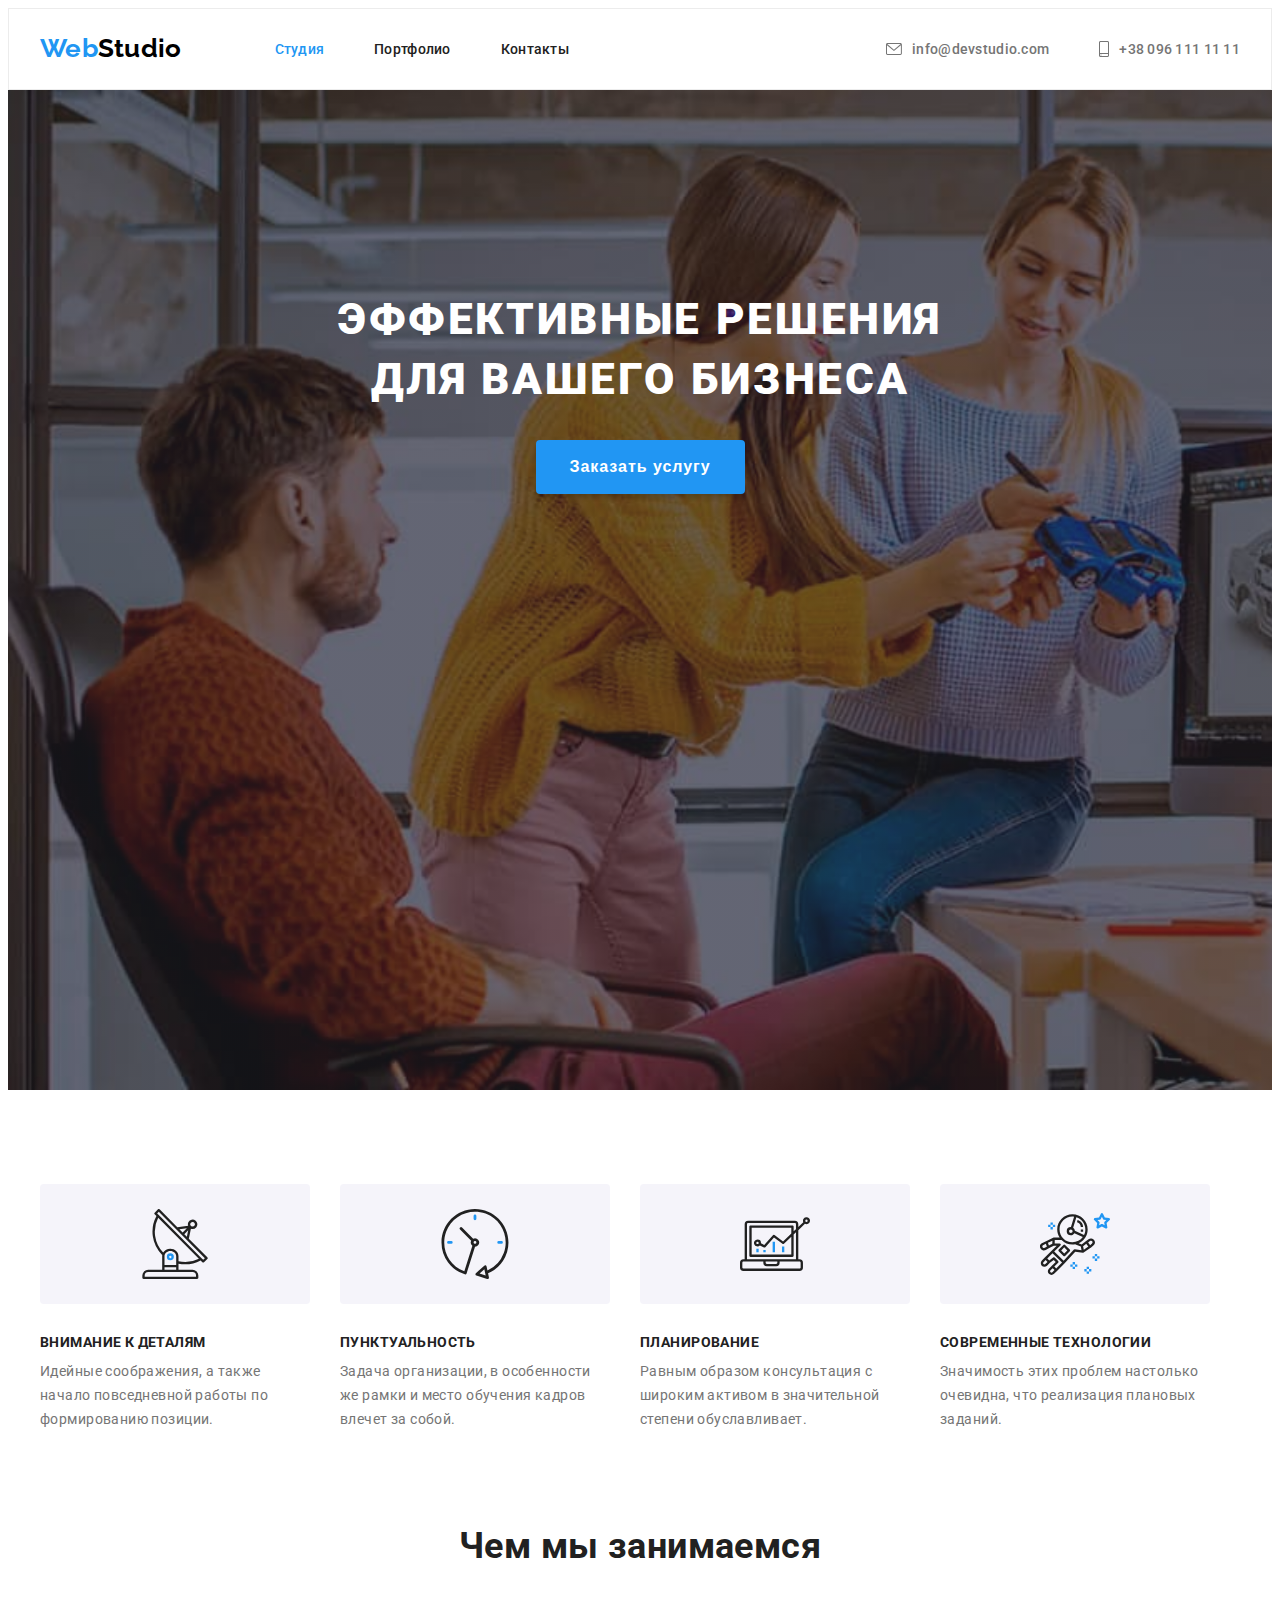
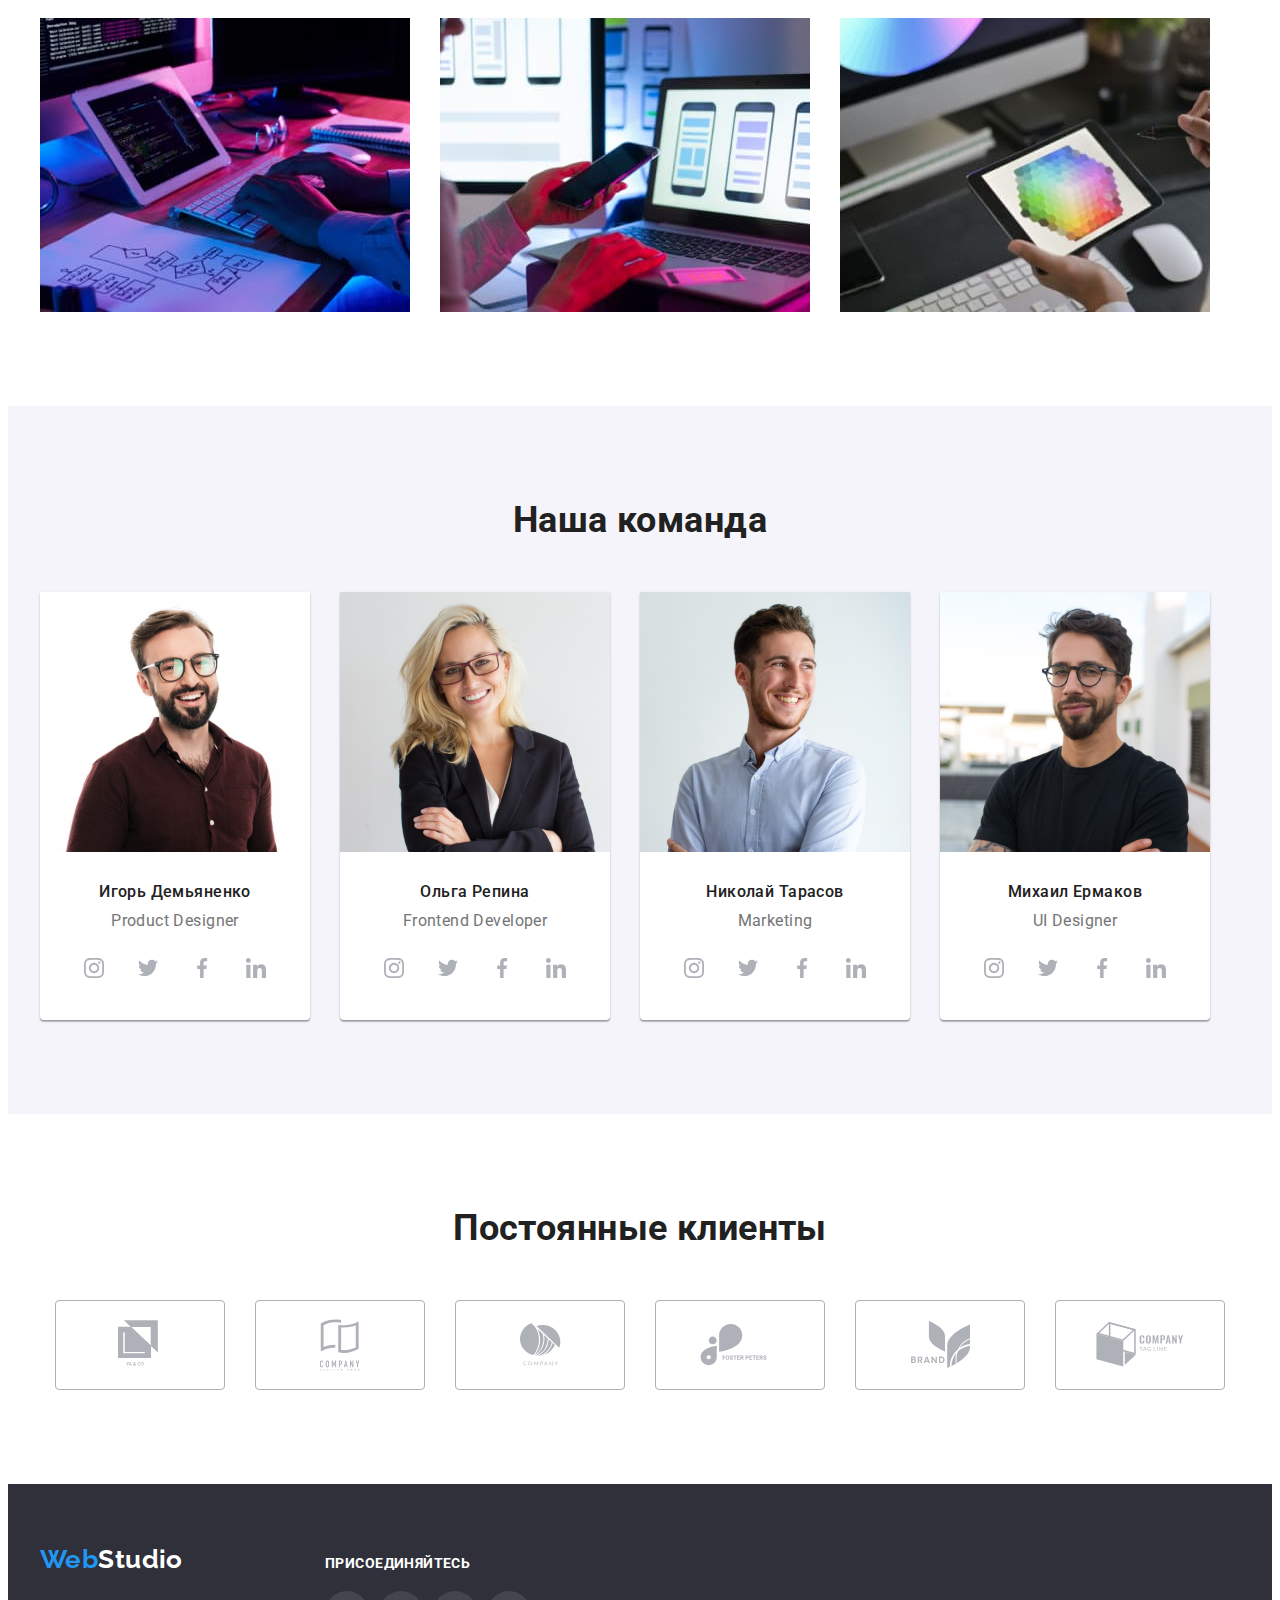
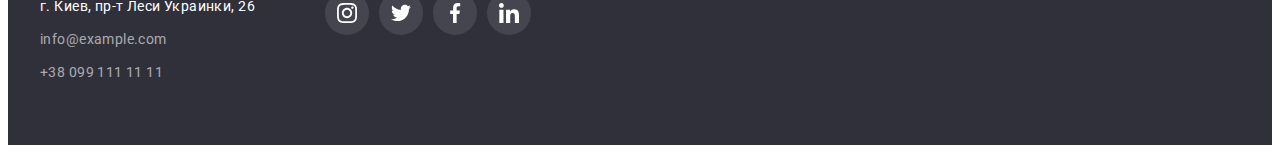
<file: index.html>
<!DOCTYPE html>
<html lang="ru">
<head>
    <meta charset="UTF-8">
    <meta name="viewport" content="width=device-width, initial-scale=1.0">
    <link rel="preconnect" href="https://fonts.gstatic.com">
    <link href="https://fonts.googleapis.com/css2?family=Raleway:wght@700&family=Roboto:wght@400;500;700;900&display=swap" rel="stylesheet">
    <link rel="stylesheet" href="https://cdnjs.cloudflare.com/ajax/libs/modern-normalize/1.0.0/modern-normalize.min.css" integrity="sha512-ISS7cAi1PEhQ8jnbJpJZMd29NlhNj4AWYyLOSp2CE/CsHxTCu+r+t0D2yoJudVrd0/8fTVPUVDzY5Tvli75u/g==" crossorigin="anonymous" />
    <link rel="stylesheet" href="./css/styles.css">
    <title>Главная</title>
</head>
<body>
    <header class="header">
        <div class=" nav-block container">      
            <nav class="navigation">
                <a class="logo header-logo" href="./index.html"> 
                    <span class="logo-left-side">Web</span>Studio
                </a> 
                <ul class="header-items list">
                    <li class="header-links-item">
                        <a class="header-link studio" href="./index.html">Студия</a>
                    </li>
                    <li class="header-links-item">
                        <a class="header-link" href="./portfolio.html">Портфолио</a>                    
                    </li>
                    <li class="header-links-item">
                        <a class="header-link" href="/">Контакты</a>
                    </li>
                </ul>
            </nav>
            <!--Contacts block-->
            <ul class="contacts list">
                <li class="contacts-list-item">
                    <a class="contacts-link" href="mailto:info@devstudio.com">
                        <svg class="contacts-icon">
                            <use href="./images/svg/sprite.svg#icon-envelope"></use>
                        </svg>
                        info@devstudio.com
                    </a>
                </li>
                <li class="contacts-list-item">
                    <a class="contacts-link" href="tel:+380961111111">
                        <svg class="contacts-icon phone">
                            <use href="./images/svg/sprite.svg#icon-smartphone"></use>
                        </svg>
                        +38 096 111 11 11
                    </a>
                </li>
            </ul>
        </div>                
    </header>
    <main>
        <!--hero-section-->
        <section class="hero-section">
            <div class="container">
                 <h1 class="main-title">Эффективные решения <br> для вашего бизнеса</h1>
                <button class="button-link" type="button">Заказать услугу</button>
            </div>
               
        </section>
        <!--advantages-block-->
        <section class="advantages-section">
            <div class="container">
                <h2 class="hidden">Наши преимущества</h2>
                <ul class="advantages list">
                    <li class="advantages-list-item icon-antenna">
                        <h3 class="description-title">Внимание к деталям</h3>
                        <p class="description-item">Идейные соображения, а также начало повседневной работы по формированию позиции.</p>
                    </li>
                    <li class="advantages-list-item icon-clock">
                        <h3 class="description-title">Пунктуальность</h3>
                        <p class="description-item">Задача организации, в особенности же рамки и место обучения кадров влечет за собой.</p>
                    </li>
                    <li class="advantages-list-item icon-diagram">
                        <h3 class="description-title">Планирование</h3>
                        <p class="description-item">Равным образом консультация с широким активом в значительной степени обуславливает.</p>
                    </li>
                    <li class="advantages-list-item icon-astronaut">
                        <h3 class="description-title">Современные технологии</h3>
                        <p class="description-item">Значимость этих проблем настолько очевидна, что реализация плановых заданий.</p>
                    </li>
                </ul>
            </div>                 
        </section>
        <!--gallery_section-->
        <section class="gallery">
            <div class="container">
                <h2 class="section-title">Чем мы занимаемся</h2>
                <ul class="gallery-list list">
                    <li class="images-list-item">
                        <img src="./images/gallery/box_1.jpg" alt="Работник печатает код" width="370" height="294"> 
                    </li>
                    <li class="images-list-item">
                        <img src="./images/gallery/box_2.jpg" alt="Работник делает разметку для смартфонов" width="370" height="294">
                    </li>
                    <li class="images-list-item">
                        <img src="./images/gallery/box_3.jpg" alt="Работник показывает приложение на планшете" width="370" height="294">
                    </li>
                </ul>
            </div>
        </section>
        <!--team-block-->
        <section class="team">
            <div class="container">
                <h2 class="section-title">Наша команда</h2>
                <ul class="team-list list">
                    <li class="team-item">
                        <img src="./images/team/img.jpg" alt="Фото Игоря Демьяненко" width="270" height="260">
                        <div class="team-description">  
                            <h3 class="team-member">Игорь Демьяненко</h3>
                            <p class="team-member-position" lang="en">Product Designer</p>
                            <ul class="social-list list">
                                <li class="social-list-item">
                                    <a class="social-link" href="">
                                        <svg class="social-icon" width="20" height="20px">
                                            <use href="./images/svg/sprite.svg#icon-instagram"></use>
                                        </svg>
                                    </a>
                                </li>
                                <li class="social-list-item">
                                    <a class="social-link" href="">
                                        <svg class="social-icon" width="20" height="20px">
                                            <use href="./images/svg/sprite.svg#icon-twitter"></use>
                                        </svg>
                                    </a>
                                </li>
                                <li class="social-list-item">
                                    <a class="social-link" href="">
                                        <svg class="social-icon" width="20" height="20px">
                                            <use href="./images/svg/sprite.svg#icon-facebook"></use>
                                        </svg>
                                    </a>
                                </li>
                                <li class="social-list-item">
                                    <a class="social-link" href="">
                                        <svg class="social-icon" width="20" height="20px">
                                            <use href="./images/svg/sprite.svg#icon-linkedin"></use>
                                        </svg>
                                    </a>
                                </li>
                            </ul>
                        </div>
                    </li>
                    <li class="team-item">
                        <img src="./images/team/img-1.jpg" alt="Фото Ольги Репиной" width="270" height="260">
                        <div class="team-description">  
                            <h3 class="team-member">Ольга Репина</h3>
                            <p class="team-member-position" lang="en">Frontend Developer</p>
                            <ul class="social-list list">
                                <li class="social-list-item">
                                    <a class="social-link" href="">
                                        <svg class="social-icon" width="20" height="20px">
                                            <use href="./images/svg/sprite.svg#icon-instagram"></use>
                                        </svg>
                                    </a>
                                </li>
                                <li class="social-list-item">
                                    <a class="social-link" href="">
                                        <svg class="social-icon" width="20" height="20px">
                                            <use href="./images/svg/sprite.svg#icon-twitter"></use>
                                        </svg>
                                    </a>
                                </li>
                                <li class="social-list-item">
                                    <a class="social-link" href="">
                                        <svg class="social-icon" width="20" height="20px">
                                            <use href="./images/svg/sprite.svg#icon-facebook"></use>
                                        </svg>
                                    </a>
                                </li>
                                <li class="social-list-item">
                                    <a class="social-link" href="">
                                        <svg class="social-icon" width="20" height="20px">
                                            <use href="./images/svg/sprite.svg#icon-linkedin"></use>
                                        </svg>
                                    </a>
                                </li>
                            </ul>
                        </div>
                    </li>
                    <li class="team-item">
                        <img src="./images/team/img-2.jpg" alt="Фото Николая Тарасова" width="270" height="260">
                        <div class="team-description">    
                            <h3 class="team-member">Николай Тарасов</h3>
                            <p class="team-member-position" lang="en">Marketing</p>
                            <ul class="social-list list">
                                <li class="social-list-item">
                                    <a class="social-link" href="">
                                        <svg class="social-icon" width="20" height="20px">
                                            <use href="./images/svg/sprite.svg#icon-instagram"></use>
                                        </svg>
                                    </a>
                                </li>
                                <li class="social-list-item">
                                    <a class="social-link" href="">
                                        <svg class="social-icon" width="20" height="20px">
                                            <use href="./images/svg/sprite.svg#icon-twitter"></use>
                                        </svg>
                                    </a>
                                </li>
                                <li class="social-list-item">
                                    <a class="social-link" href="">
                                        <svg class="social-icon" width="20" height="20px">
                                            <use href="./images/svg/sprite.svg#icon-facebook"></use>
                                        </svg>
                                    </a>
                                </li>
                                <li class="social-list-item">
                                    <a class="social-link" href="">
                                        <svg class="social-icon" width="20" height="20px">
                                            <use href="./images/svg/sprite.svg#icon-linkedin"></use>
                                        </svg>
                                    </a>
                                </li>
                            </ul>
                        </div>
                    </li>
                    <li class="team-item">
                        <img src="./images/team/img-3.jpg" alt="Фото Михаила Ермакова" width="270" height="260">
                        <div class="team-description">   
                            <h3 class="team-member">Михаил Ермаков</h3>
                            <p class="team-member-position" lang="en">UI Designer</p>
                            <ul class="social-list list">
                                <li class="social-list-item">
                                    <a class="social-link" href="">
                                        <svg class="social-icon" width="20" height="20px">
                                            <use href="./images/svg/sprite.svg#icon-instagram"></use>
                                        </svg>
                                    </a>
                                </li>
                                <li class="social-list-item">
                                    <a class="social-link" href="">
                                        <svg class="social-icon" width="20" height="20px">
                                            <use href="./images/svg/sprite.svg#icon-twitter"></use>
                                        </svg>
                                    </a>
                                </li>
                                <li class="social-list-item">
                                    <a class="social-link" href="">
                                        <svg class="social-icon" width="20" height="20px">
                                            <use href="./images/svg/sprite.svg#icon-facebook"></use>
                                        </svg>
                                    </a>
                                </li>
                                <li class="social-list-item">
                                    <a class="social-link" href="">
                                        <svg class="social-icon" width="20" height="20px">
                                            <use href="./images/svg/sprite.svg#icon-linkedin"></use>
                                        </svg>
                                    </a>
                                </li>
                            </ul>
                        </div>
                    </li>
                </ul>
            </div>
        </section>
        <section class="clients conteiner">
            <h2 class="section-title">Постоянные клиенты</h2>
            <ul class="clients-list list">
                <li class="clients-list-item">
                    <a class="clients-link" href="">
                        <svg class="clients-icon" width="44" height="49">
                            <use href="./images/svg/sprite.svg#icon-clients-1" ></use>
                        </svg>
                    </a>
                </li>
                <li class="clients-list-item">
                    <a class="clients-link" href="">
                        <svg class="clients-icon" width="40" height="52">
                            <use href="./images/svg/sprite.svg#icon-clients-2"></use>
                        </svg>
                    </a>
                </li>
                <li class="clients-list-item">
                    <a class="clients-link" href="">
                        <svg class="clients-icon" width="41" height="43">
                            <use href="./images/svg/sprite.svg#icon-clients-3"></use>
                        </svg>
                    </a>
                </li>
                <li class="clients-list-item">
                    <a class="clients-link" href="">
                        <svg class="clients-icon" width="80" height="42">
                            <use href="./images/svg/sprite.svg#icon-clients-4"></use>
                        </svg>
                    </a>
                </li>
                <li class="clients-list-item">
                    <a class="clients-link" href="">
                        <svg class="clients-icon" width="59" height="47">
                            <use href="./images/svg/sprite.svg#icon-clients-5"></use>
                        </svg>
                    </a>
                </li>
                <li class="clients-list-item">
                    <a class="clients-link" href="">
                        <svg class="clients-icon" width="88" height="45">
                            <use href="./images/svg/sprite.svg#icon-clients-6"></use>
                        </svg>
                    </a>
                </li>
            </ul>
        </section>
    </main>
    <!-- footer -->
    <footer class="footer">
        <div class="container">
            <div class="address">
                <a class="logo bottom" href="./index.html"> 
                    <span class="logo-left-side">Web</span>Studio
                </a> 
                <address>
                    <ul class="footer-list list">
                        <li class="address-list-item" >
                            <a class="address-list-item-link place" href="https://goo.gl/maps/CCKSbVT9iBLs1J1g9" target="_blank">г. Киев, пр-т Леси Украинки, 26</a>
                        </li>
                        <li class="address-list-item">
                            <a class="address-list-item-link" href="mailto:info@devstudio.com">info@example.com</a>
                        </li>
                        <li class="address-list-item">
                            <a class="address-list-item-link" href="tel:+380961111111">+38 099 111 11 11</a>
                        </li>
                    </ul>
                </address>
            </div>
            <div class="invitation">
                <h3 class="invitation-title"> ПРИСОЕДИНЯЙТЕСЬ</h3>
                <ul class="social-list list">
                    <li class="social-list-item">
                        <a class="social-link dark-theme" href="">
                            <svg class="social-icon dark-theme" width="20" height="20px">
                                <use href="./images/svg/sprite.svg#icon-instagram"></use>
                            </svg>
                        </a>
                    </li>
                    <li class="social-list-item">
                        <a class="social-link dark-theme" href="">
                            <svg class="social-icon dark-theme" width="20" height="20px">
                                <use href="./images/svg/sprite.svg#icon-twitter"></use>
                            </svg>
                        </a>
                    </li>
                    <li class="social-list-item">
                        <a class="social-link dark-theme" href="">
                            <svg class="social-icon dark-theme" width="20" height="20px">
                                <use href="./images/svg/sprite.svg#icon-facebook"></use>
                            </svg>
                        </a>
                    </li>
                    <li class="social-list-item">
                        <a class="social-link dark-theme" href="">
                            <svg class="social-icon dark-theme" width="20" height="20px">
                                <use href="./images/svg/sprite.svg#icon-linkedin"></use>
                            </svg>
                        </a>
                    </li>
                </ul>
            </div>
        </div>
    </footer>    
</body>
</html>
</file>
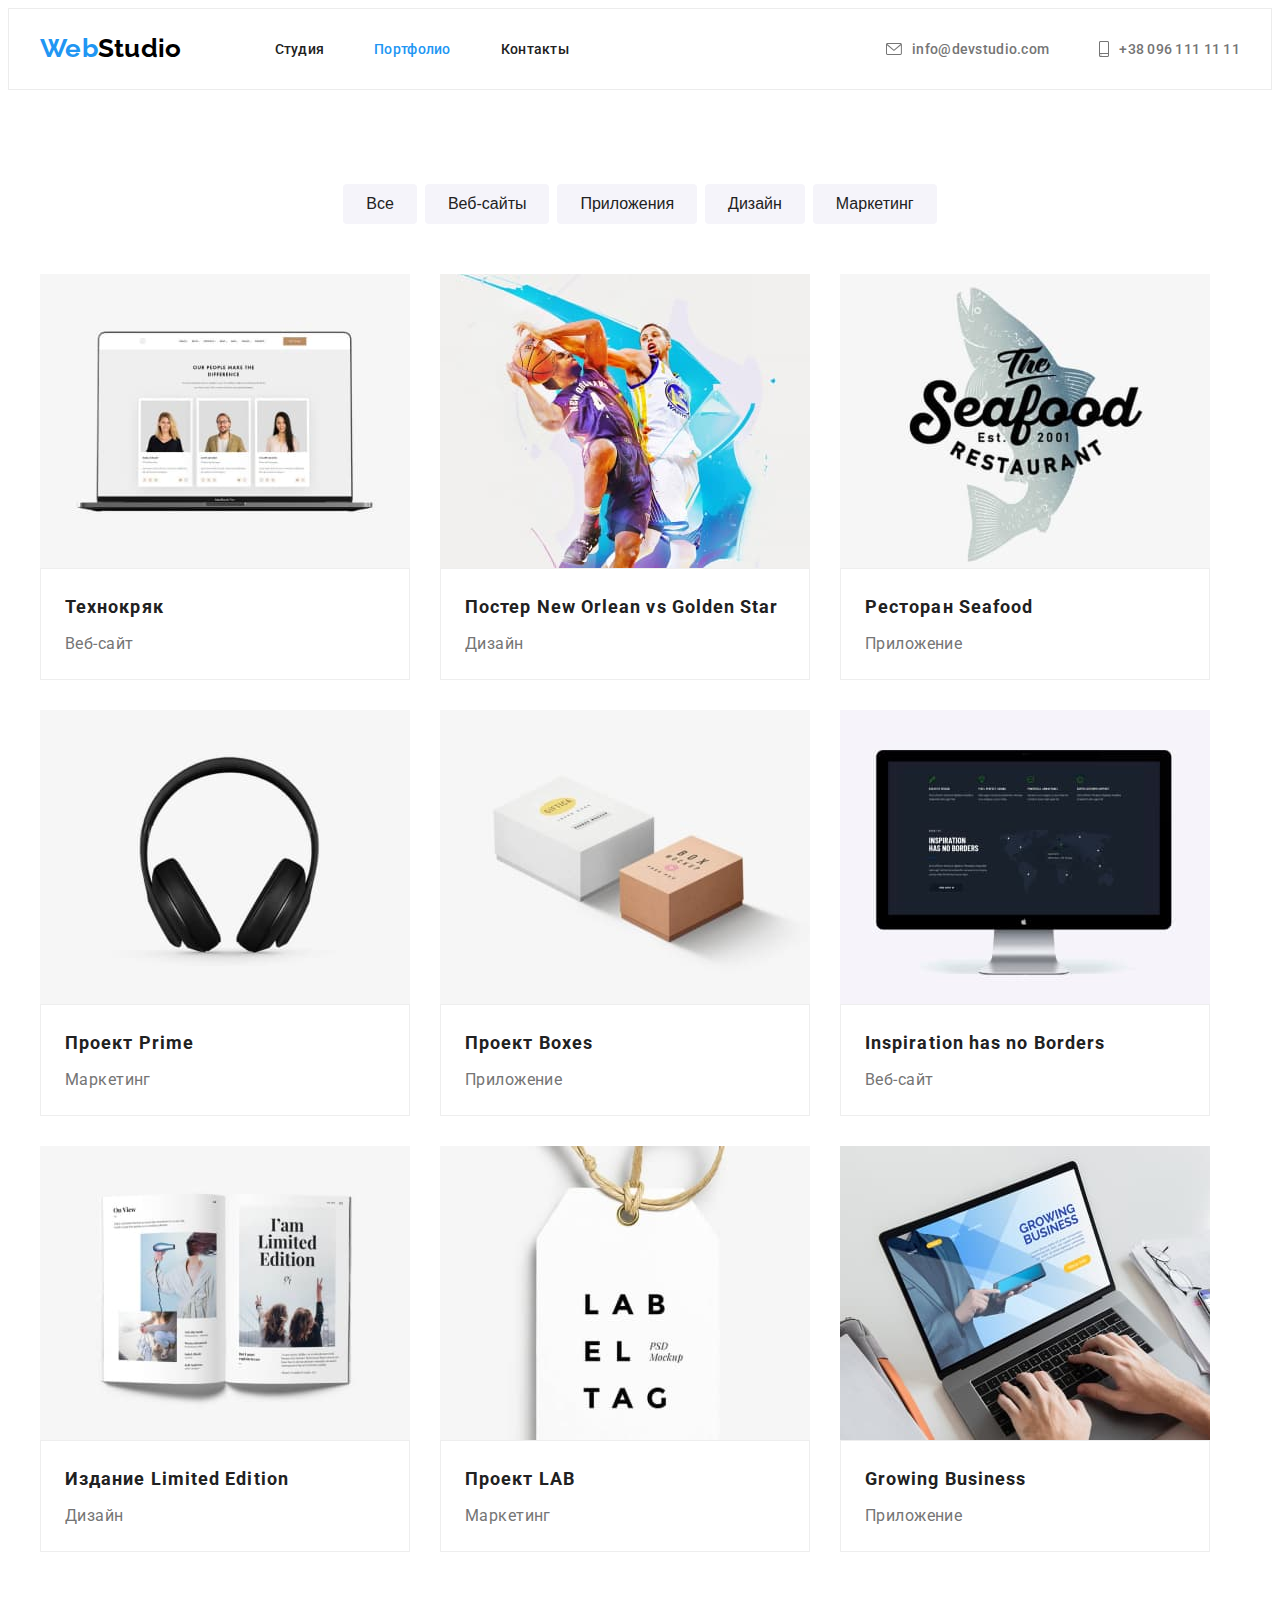
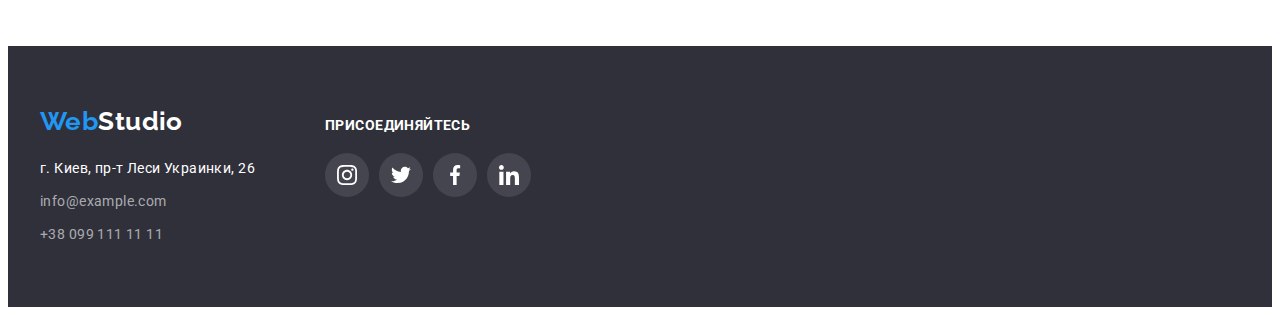
<file: portfolio.html>
<!DOCTYPE html>
<html lang="ru">
    <head>
        <meta charset="UTF-8">
        <meta name="viewport" content="width=device-width, initial-scale=1.0">        
        <link rel="preconnect" href="https://fonts.gstatic.com">
        <link href="https://fonts.googleapis.com/css2?family=Raleway:wght@700&family=Roboto:wght@400;500;700;900&display=swap" rel="stylesheet">
        <link rel="stylesheet" href="https://cdnjs.cloudflare.com/ajax/libs/modern-normalize/1.0.0/modern-normalize.min.css" integrity="sha512-ISS7cAi1PEhQ8jnbJpJZMd29NlhNj4AWYyLOSp2CE/CsHxTCu+r+t0D2yoJudVrd0/8fTVPUVDzY5Tvli75u/g==" crossorigin="anonymous" />
        <link rel="stylesheet" href="./css/styles.css">
        <title>Портфолио</title>
    </head>
    <body>
        <header class="header">
            <div class=" nav-block container">      
                <nav class="navigation">
                    <a class="logo header-logo" href="./index.html"> 
                        <span class="logo-left-side">Web</span>Studio
                    </a> 
                    <ul class="header-items list">
                        <li class="header-links-item">
                            <a class="header-link" href="./index.html">Студия</a>
                        </li>
                        <li class="header-links-item">
                            <a class="header-link portfolio" href="./portfolio.html">Портфолио</a>                    
                        </li>
                        <li class="header-links-item">
                            <a class="header-link" href="/">Контакты</a>
                        </li>
                    </ul>
                </nav>
                <!--Contacts block-->
                <ul class="contacts list">
                    <li class="contacts-list-item">
                        <a class="contacts-link" href="mailto:info@devstudio.com">
                            <svg class="contacts-icon">
                                <use href="./images/svg/sprite.svg#icon-envelope"></use>
                            </svg>
                            info@devstudio.com
                        </a>
                    </li>
                    <li class="contacts-list-item">
                        <a class="contacts-link" href="tel:+380961111111">
                            <svg class="contacts-icon phone">
                                <use href="./images/svg/sprite.svg#icon-smartphone"></use>
                            </svg>
                            +38 096 111 11 11
                        </a>
                    </li>
                </ul>
            </div>                
        </header>
        <main>
            <!--buttons-section-->
            <section class="buttons-section">
                <div class="container">
                    <h1 class="hidden">Кнопки</h1>
                    <ul class="buttons-list list">
                        <li class="buttons-list-item">
                            <button class="buttons-link-item" type="button">Все</button>
                        </li>
                        <li class="buttons-list-item">
                            <button class="buttons-link-item" type="button">Веб-сайты</button>
                        </li>
                        <li class="buttons-list-item">
                            <button class="buttons-link-item" type="button">Приложения                    </button>
                        </li>
                        <li class="buttons-list-item">
                            <button class="buttons-link-item" type="button">Дизайн</button>
                        </li>
                        <li class="buttons-list-item">
                            <button class="buttons-link-item" type="button">Маркетинг</button>
                        </li>
                    </ul>
                    <h2 class="hidden">Портфолио</h2>
                    <ul class="cards-list list">
                        <li class="portfolio-list-item">
                            <a class="portfolio-link" href="#">
                                <img src="./images/portfolio/img_1.jpg" alt="Сайт на экране ноутбука" width="370" height="294">
                                <div class="description">
                                    <h3 class="porfolio-description-title">Технокряк</h3>
                                    <p class="porfolio-description">Веб-сайт</p>
                                </div>
                            </a>
                        </li>
                        <li class="portfolio-list-item">
                            <a class="portfolio-link" href="#">
                                <img src="./images/portfolio/img_2.jpg" alt="Два баскетболиста" width="370" height="294">
                                <div class="description">
                                    <h3 class="porfolio-description-title">Постер New Orlean vs Golden Star</h3>
                                    <p class="porfolio-description">Дизайн</p>
                                </div>
                            </a>
                        </li>
                        <li class="portfolio-list-item">
                            <a class="portfolio-link" href="#">
                                <img src="./images/portfolio/img_3.jpg" alt="Логотип ресторана с рыбой" width="370" height="294">
                                <div class="description">
                                    <h3 class="porfolio-description-title">Ресторан Seafood</h3>
                                    <p class="porfolio-description">Приложение</p>
                                </div>
                            </a>
                        </li>
                        <li class="portfolio-list-item">
                            <a class="portfolio-link" href="#">
                                <img src="./images/portfolio/img_4.jpg" alt="Наушники" width="370" height="294">
                                <div class="description">
                                    <h3 class="porfolio-description-title">Проект Prime</h3>
                                    <p class="porfolio-description">Маркетинг</p>
                                </div>
                            </a>
                        </li>
                        <li class="portfolio-list-item">
                            <a class="portfolio-link" href="#">
                                <img src="./images/portfolio/img_5.jpg" alt="Две коробки" width="370" height="294">
                                <div class="description">
                                    <h3 class="porfolio-description-title">Проект Boxes</h3>
                                    <p class="porfolio-description">Приложение</p>
                                </div>
                            </a>
                        </li>
                        <li class="portfolio-list-item">
                            <a class="portfolio-link" href="#">
                                <img src="./images/portfolio/img_6.jpg" alt="Сайт на экране монитора" width="370" height="294">
                                <div class="description">
                                    <h3 class="porfolio-description-title">Inspiration has no Borders</h3>
                                    <p class="porfolio-description">Веб-сайт</p>
                                </div>
                            </a>
                        </li>
                        <li class="portfolio-list-item">
                            <a class="portfolio-link" href="#">
                                <img src="./images/portfolio/img_7.jpg" alt="Открытый журнал" width="370" height="294">
                                <div class="description">
                                    <h3 class="porfolio-description-title">Издание Limited Edition</h3>
                                    <p class="porfolio-description">Дизайн</p>
                                </div>
                            </a>
                        </li>
                        <li class="portfolio-list-item">
                            <a class="portfolio-link" href="#">
                                <img src="./images/portfolio/img_8.jpg" alt="Лейба с названием проекта" width="370" height="294">
                                <div class="description">
                                    <h3 class="porfolio-description-title">Проект LAB</h3>
                                    <p class="porfolio-description">Маркетинг</p>
                                </div>
                            </a>
                        </li>
                        <li class="portfolio-list-item">
                            <a class="portfolio-link" href="#">
                                <img src="./images/portfolio/img_9.jpg" alt="Человек печатает на клавиатуре ноутбука" width="370" height="294">
                                <div class="description">
                                    <h3 class="porfolio-description-title">Growing Business</h3>
                                    <p class="porfolio-description">Приложение</p>
                                </div>
                            </a>
                        </li>
                    </ul>
                </div>                
            </section>
        </main>
    <!-- footer -->
    <footer class="footer">
        <div class="container">
            <div class="address">
                <a class="logo bottom" href="./index.html"> 
                    <span class="logo-left-side">Web</span>Studio
                </a> 
                <address>
                    <ul class="footer-list list">
                        <li class="address-list-item" >
                            <a class="address-list-item-link place" href="https://goo.gl/maps/CCKSbVT9iBLs1J1g9" target="_blank">г. Киев, пр-т Леси Украинки, 26</a>
                        </li>
                        <li class="address-list-item">
                            <a class="address-list-item-link" href="mailto:info@devstudio.com">info@example.com</a>
                        </li>
                        <li class="address-list-item">
                            <a class="address-list-item-link" href="tel:+380961111111">+38 099 111 11 11</a>
                        </li>
                    </ul>
                </address>
            </div>
            <div class="invitation">
                <h3 class="invitation-title"> ПРИСОЕДИНЯЙТЕСЬ</h3>
                <ul class="social-list list">
                    <li class="social-list-item">
                        <a class="social-link dark-theme" href="">
                            <svg class="social-icon dark-theme" width="20" height="20px">
                                <use href="./images/svg/sprite.svg#icon-instagram"></use>
                            </svg>
                        </a>
                    </li>
                    <li class="social-list-item">
                        <a class="social-link dark-theme" href="">
                            <svg class="social-icon dark-theme" width="20" height="20px">
                                <use href="./images/svg/sprite.svg#icon-twitter"></use>
                            </svg>
                        </a>
                    </li>
                    <li class="social-list-item">
                        <a class="social-link dark-theme" href="">
                            <svg class="social-icon dark-theme" width="20" height="20px">
                                <use href="./images/svg/sprite.svg#icon-facebook"></use>
                            </svg>
                        </a>
                    </li>
                    <li class="social-list-item">
                        <a class="social-link dark-theme" href="">
                            <svg class="social-icon dark-theme" width="20" height="20px">
                                <use href="./images/svg/sprite.svg#icon-linkedin"></use>
                            </svg>
                        </a>
                    </li>
                </ul>
            </div>
        </div>
    </footer>
    </body>
</html>
</file>
<file: css/styles.css>
:root{
    --main-text-color:#757575;
    --title-text-color: #212121;
    --accent-color:#2196F3;
    --background-main-color: #FFFFFF;
    --background-light-color:#F5F4FA;
    --background-hero-color:#2F303A;
    ;
}

body{
    background-color:var(--background-main-color);
    color: var(--main-text-color);    
    font-family: 'Roboto', sans-serif;
    font-weight: normal;
    font-size: 14px;
    letter-spacing: 0.03em;    
}

h1,
h2,
h3,
h4,
h5,
h6,
p{
    margin: 0;
}

.list{
    list-style-type: none;
    margin: 0;
    padding: 0;
}

img{
    display: block;
}

.container{
    width: 1200px;
    padding: 0 15px;
    margin: 0 auto;

    align-items: center;
}

.hidden{
    position: absolute;
    clip: rect(1px 1px 1px 1px);
    margin: 0px;
}


.navigation,
.contacts,
.header-items,
.logo,
.hero-section{
    align-items: center;
}

/*========HEADER======*/

.header{
    border: solid 1px;
    border-color: #ECECEC;

}

.nav-block{
   
    display: flex;
    
       
}

.navigation{
    font-weight: 500;
    font-size: 14px;
    line-height: 1.142;
    letter-spacing: 0.02em;

    display: flex;    
}
    
.header-logo{
    padding-top: 24px;
    padding-bottom: 25px;
    margin-right: 93px;
}

.logo{
    font-family: Raleway;
    font-weight: bold;
    font-size: 26px;
    line-height: 1.192;
    text-decoration: none;
    color: #000000;

    display: block;
}

.logo-left-side{
    color: var(--accent-color);
}

.header-items{
    display: flex;

}

.header-links-item:not(:last-child){
    margin-right: 50px;
}

.header-link{
    font-weight: 500;
    font-size: 14px;
    line-height: 1.142;
    letter-spacing: 0.02em;
    text-decoration: none;
    color:var(--title-text-color);
    
    display: block;
    padding-top: 32px;
    padding-bottom: 32px;

    }

.header-link.studio{
        color:var(--accent-color);
    }

.header-link.portfolio{
        color: var(--accent-color);
    }

.header-link:hover,
.header-link:focus{
    color: var(--accent-color);    
}


.contacts{
    display: flex;
    margin-left: auto;
}

.contacts-link{ 
    font-style: normal;   
    font-weight: 500;
    font-size: 14px;
    line-height: 1.142;
    letter-spacing: 0.02em;
    text-decoration: none;
    color: var(--main-text-color); 

    display: flex;
    align-items: center;
    padding-top: 32px;
    padding-bottom: 32px;
}

.contacts-icon{
    width: 16px;
    height: 12px;
    fill: #757575;
    margin-right: 10px;
}

.contacts-icon.phone{
    width: 10px;
    height: 16px;
}


.contacts-list-item:nth-child(2){
    margin-left: 50px;
}

.contacts-link:hover,
.contacts-link:focus{
    color: var(--accent-color);
}

.contacts-link:hover .contacts-icon,
.contacts-link:focus .contacts-icon{
    fill: var(--accent-color);
}


/*========HEADER END======*/

/* ===============MAIN================= */

/*========hero========*/
.hero-section{
    text-align: center; 
    padding-top: 200px;
    padding-bottom: 200px;

    max-width: 1600px;
    height: 600px;
    margin-left: auto;
    margin-right: auto;
    background-color: var(--background-hero-color);
    background-image: linear-gradient(         
         rgba(47, 48, 58, 0.4),
         rgba(47, 48, 58, 0.4)
         ), url('../images/background/bg.jpg');         
    background-repeat: no-repeat;
    background-size: cover;
    
}

.main-title{
    color: var(--background-main-color);

    font-weight: 900;
    font-size: 44px;
    line-height: 1.363;    
    letter-spacing: 0.06em;
    text-transform: uppercase; 
    
    margin-bottom: 30px;

    
}

.button-link{
    background: var(--accent-color);
    color: var(--background-main-color);
    box-shadow: 0px 4px 4px rgba(0, 0, 0, 0.15);
    border-radius: 4px;
    border-color: transparent;     

    font-weight: bold;
    font-size: 16px;
    line-height: 1.875;
    letter-spacing: 0.06em;
    cursor: pointer;

    padding: 10px 32px; 
}
/* =====hero end===== */

/* ======advantages====== */
.advantages-section{
    padding-top: 94px;
    padding-bottom: 94px;
    
}

.advantages{
    display: flex;
    
}

.advantages-list-item{
    width: 270px;    
}

.advantages-list-item:not(:last-child){
    margin-right: 30px;
}

.advantages-list-item::before{
    display: block;
    content: '';
    height: 120px;
    background-color: var(--background-light-color);
    background-repeat: no-repeat;
    background-position: center;
    margin-bottom: 30px;
    border-radius: 4px;
    
}

.icon-antenna::before {
    background-image: url(../images/svg/antenna.svg);
}

.icon-clock::before {
    background-image: url(../images/svg/clock.svg);
}

.icon-diagram::before {
    background-image: url(../images/svg/diagram.svg);
}

.icon-astronaut::before {
    background-image: url(../images/svg/astronaut.svg);
}

.description-title{
    color: var(--title-text-color);

    font-weight: bold;
    font-size: 14px;
    line-height: 1.142;
    text-transform: uppercase;   

    margin-bottom: 10px; 
}

.description-item{
    color: var(--main-text-color);

    font-weight: normal;
    font-size: 14px;
    line-height: 1.714;    
}
/* ======advantages end====== */

/* ====gallery===== */

.section-title{
    color: var(--title-text-color);

    font-weight: bold;
    font-size: 36px;
    line-height:1.166;
    text-align: center;
    
    margin-bottom: 50px;    
}

.gallery{
    padding-bottom: 94px;
}

.gallery-list{
    display: flex;
}

.images-list-item:not(:last-child){
    margin-right: 30px;
}
/* ====gallery end===== */

/* ====team==== */
.team{
    background-color: var(--background-light-color);
    padding-top: 94px;
    padding-bottom: 94px;
}

.team-list{
    display: flex;
}

.team-item:not(:last-child){
    margin-right: 30px;
}

.team-item{
    width: 270px;
    box-shadow: 0px 1px 3px rgba(0, 0, 0, 0.12), 0px 1px 1px rgba(0, 0, 0, 0.14), 0px 2px 1px rgba(0, 0, 0, 0.2);
    border-radius: 0px 0px 4px 4px;
    background-color: var(--background-main-color); 
}

.team-description{
    padding: 30px 32px;
}

.team-member{
    color: var(--title-text-color);

    font-weight: 500;
    font-size: 16px;
    line-height: 1.187;
    text-align: center;

    margin-bottom: 10px;
}

.team-member-position{
    color: var(--main-text-color);

    font-weight: normal;
    font-size: 16px;
    line-height: 1.187;
    text-align: center;
    margin-bottom: 16px;   
}

.social-list{
    display: flex;
    justify-content: space-between;
    
}
.social-list-item{
    width: 44px;
    height: 44px;
}

.social-link{
    display: flex;
    justify-content: center;
    align-items: center;
    width: 100%;
    height: 100%;
    border-radius: 50%;
    fill: #AFB1B8;
}

.social-link:hover,
.social-link:focus{
    background-color: var(--accent-color);
}



.social-link:hover .social-icon ,
.social-link:focus .social-icon{
    fill: var(--background-main-color);
}



/* ====team end==== */

/* =====clients==== */
.clients{
    padding-top: 94px;
    padding-bottom: 94px;
}

.clients-list{
    display: flex;
    justify-content: center;
}



.clients-list-item{
    display: flex;
    width: 170px;
    height: 90px;
}

.clients-list-item:not(:last-child){
    margin-right: 30px;
    
}

.clients-link{
    display: flex; 
    justify-content: center;
    align-items: center;   
    width: 100%;
    height: 100%;        
    border: 1px solid #AFB1B8;
    box-sizing: border-box;
    border-radius: 4px;
    fill: #AFB1B8; 
}

.clients-link:hover,
.clients-link:focus{
    border-color: var(--accent-color);
}




.clients-link:hover .clients-icon,
.clients-link:focus .clients-icon{
    fill: var(--accent-color);
}


/* =====clients==== */

/*========MAIN END========*/

/*========FOOTER=======*/
.footer{
    background-color: var(--background-hero-color);

    padding-top: 60px;
    padding-bottom: 60px;
    
}

.footer .container{
    display: flex;
    align-items: baseline    
}

.address{
    margin-right: 70px;
}

.logo.bottom{
    color: var(--background-main-color);

    display: inline-block;
    margin-bottom: 20px; 
}


.address-list-item:not(:last-child){
   margin-bottom: 9px; 
}

.address-list-item-link.place{
    color: var(--background-main-color);

    font-family: Roboto;
    font-style: normal;
    font-weight: normal;
    font-size: 14px;
    line-height: 1.714;
    text-decoration: none;
    
}
.address-list-item-link{
    color: rgba(255, 255, 255, 0.6);

    font-style: normal;
    font-weight: normal;
    font-size: 14px;
    line-height: 1.714;
    text-decoration: none;
}

.address-list-item-link:hover,
.address-list-item-link:focus{
  color: var(--accent-color);;  
}

.invitation{
    align-items: flex-start;
    width: 206px;
    height: 80px;
}

.invitation-title{
    font-weight: bold;
    font-size: 14px;
    line-height: 1.142;
    text-transform: uppercase;
    color: var(--background-main-color);

    margin-bottom: 20px;
}   

.social-link.dark-theme{
    background: rgba(255, 255, 255, 0.1);
}

.social-link.dark-theme:hover,
.social-link.dark-theme:focus{
    background-color: var(--accent-color);
}

.social-icon.dark-theme{ 
    fill: var(--background-main-color);
}


/*========FOOTER=======*/

/*===========portfolio=========*/
/* ==buttons-section== */
.buttons-section{
    padding-top: 94px;
    padding-bottom: 94px;
        
    text-align: center;
}

.buttons-list{
    display: flex;
    justify-content: center;

    margin-bottom: 50px;
}

.buttons-list-item:not(:last-child){
    margin-right: 8px;
}

.buttons-link-item{
    color: var(--title-text-color);
    background-color: var(--background-light-color);

    font-weight: 500;
    font-size: 16px;
    line-height: 1.625;
    text-align: center;    
    border: 1px solid transparent;
    border-radius: 4px;
    cursor: pointer;

    padding: 6px 22px;
    
}


.buttons-link-item:hover,
.buttons-link-item:focus{
    background: var(--accent-color);
    color: var(--background-main-color);
    box-shadow: 0px 3px 1px rgba(0, 0, 0, 0.1), 0px 1px 2px rgba(0, 0, 0, 0.08), 0px 2px 2px rgba(0, 0, 0, 0.12);
}

/* ==buttons-section end== */

/* ==card-section==  */

.cards-list{    
    display: flex;
    flex-wrap: wrap;
    flex-basis: calc(100% / 3 - 30px);        
}

.portfolio-list-item{       
    margin-right: 30px;
    margin-bottom: 30px;    
}

.portfolio-list-item:nth-child(3n){
    margin-right: 0px;
}
.portfolio-list-item:nth-last-child(-n + 3){
    margin-bottom: 0px;
}
.portfolio-link{
    display: block;
    text-decoration: none; 
}

.portfolio-link:hover,
.portfolio-link:focus{
    box-shadow: 0px 1px 1px rgba(0, 0, 0, 0.12),
        0px 4px 4px rgba(0, 0, 0, 0.06),
        1px 4px 6px rgba(0, 0, 0, 0.16);
}

.portfolio-link:visited{
    color: var(--title-text-color);
}

.description{
    display: block;
    text-align: left;

    border: 1px solid #EEEEEE;
    padding: 20px 24px;
}

.porfolio-description-title{
    color: var(--title-text-color);
    font-weight: bold;
    font-size: 18px;
    line-height: 2;
    letter-spacing: 0.06em;
    
    margin-bottom: 4px;
}


.porfolio-description{
    color: var(--main-text-color);
    font-weight: normal;
    font-size: 16px;
    line-height: 1.875;    
}
/* ==card-section end==  */

/*===========portfolio end=========*/
</file>
